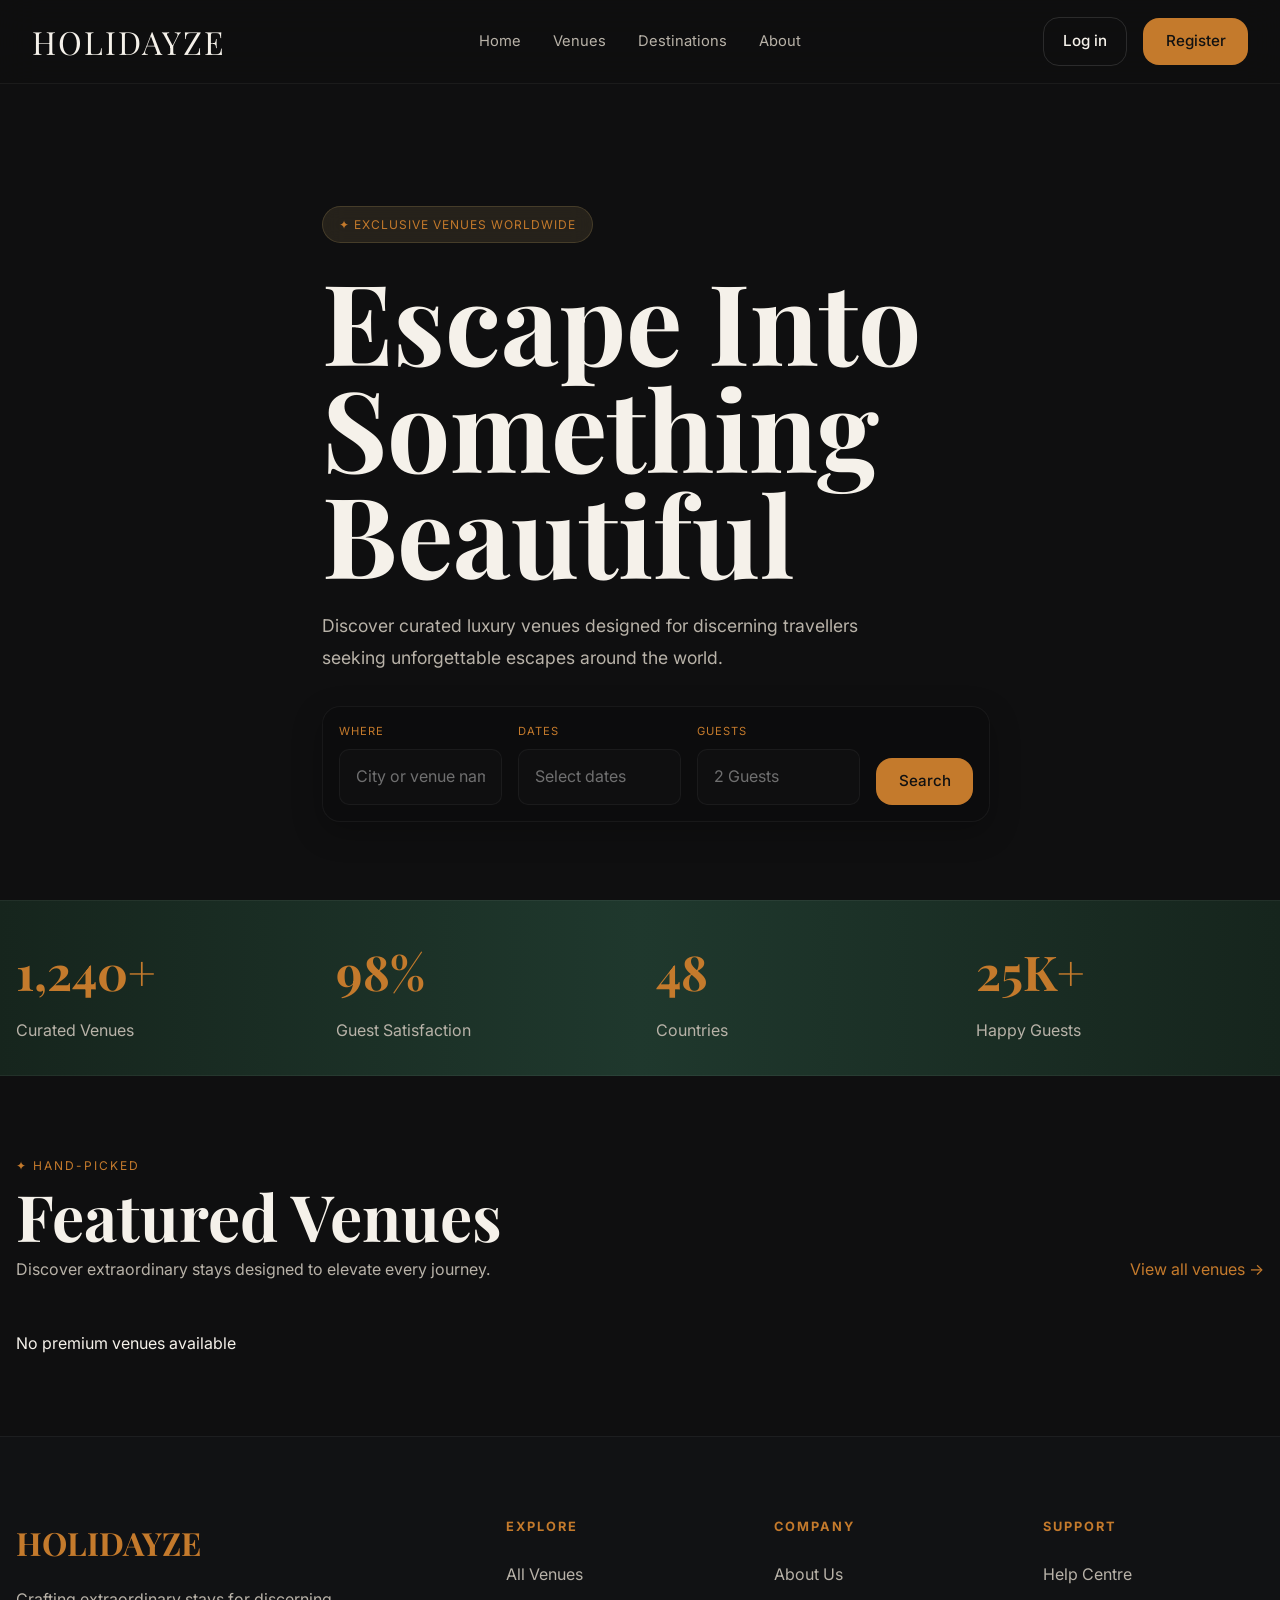
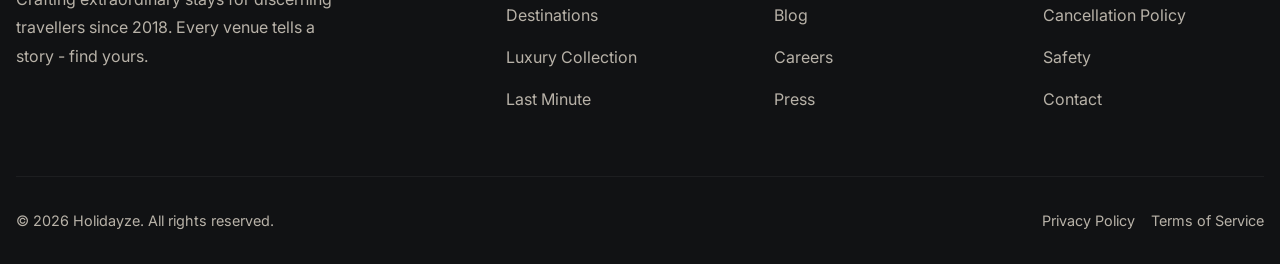
<file: index.html>
<!DOCTYPE html>
<html lang="en">

<head>
    <meta charset="UTF-8" />
    <meta name="viewport" content="width=device-width, initial-scale=1.0" />

    <title>Holidayze | Luxury Venue Booking</title>

    <meta name="description"
        content="Discover cinematic luxury stays and unforgettable destinations with Holidayze." />

    <!-- CSS -->
    <link rel="stylesheet" href="./css/styles.css" />
</head>

<body>

    <!-- HEADER -->
    <header class="site-header">
        <div class="navbar">

            <a href="index.html" class="logo">
                HOLIDAYZE
            </a>

            <nav>
                <ul class="nav-links">
                    <li><a href="index.html">Home</a></li>
                    <li><a href="venues.html">Venues</a></li>
                    <li><a href="#">Destinations</a></li>
                    <li><a href="#">About</a></li>
                </ul>
            </nav>

            <div class="nav-actions">
                <a href="login.html" class="btn btn-outline">Log in</a>
                <a href="register.html" class="btn btn-primary">Register</a>
            </div>

        </div>
    </header>

    <!-- MAIN -->
    <main>

        <!-- HERO -->
        <section class="hero">
            <div class="container hero-content">

                <div class="hero-badge">
                    ✦ Exclusive Venues Worldwide
                </div>

                <h1 class="hero-title">
                    Escape Into <br />
                    Something Beautiful
                </h1>

                <p class="hero-description">
                    Discover curated luxury venues designed for discerning
                    travellers seeking unforgettable escapes around the world.
                </p>

                <form class="hero-search-box">
                    <div class="search-group">
                        <label for="location">Where</label>
                        <input type="text" id="location" placeholder="City or venue name..." />
                    </div>

                    <div class="search-group">
                        <label for="dates">Dates</label>
                        <input type="text" id="dates" placeholder="Select dates" />
                    </div>

                    <div class="search-group">
                        <label for="guests">Guests</label>
                        <input type="text" id="guests" placeholder="2 Guests" />
                    </div>

                    <button type="submit" class="btn btn-primary">
                        Search
                    </button>
                </form>

            </div>
        </section>

        <!-- STATS -->
        <section class="stats-section">
            <div class="container stats-grid">
                <article class="stat-card">
                    <h2>1,240+</h2>
                    <p>Curated Venues</p>
                </article>

                <article class="stat-card">
                    <h2>98%</h2>
                    <p>Guest Satisfaction</p>
                </article>

                <article class="stat-card">
                    <h2>48</h2>
                    <p>Countries</p>
                </article>

                <article class="stat-card">
                    <h2>25K+</h2>
                    <p>Happy Guests</p>
                </article>
            </div>
        </section>

        <!-- FEATURED VENUES -->
        <section class="section featured-section">
            <div class="container">

                <div class="section-heading">
                    <div>
                        <p class="section-kicker">✦ Hand-picked</p>

                        <h2 class="section-title">
                            Featured Venues
                        </h2>

                        <p class="section-subtitle">
                            Discover extraordinary stays designed to
                            elevate every journey.
                        </p>
                    </div>

                    <a href="venues.html" class="view-all-link">
                        View all venues →
                    </a>
                </div>

                <div id="featured-container" class="featured-grid"></div>

            </div>
        </section>

    </main>

    <!-- FOOTER -->
    <footer class="site-footer">
        <div class="container">

            <div class="footer-grid">

                <div class="footer-brand">
                    <h2>HOLIDAYZE</h2>
                    <p>
                        Crafting extraordinary stays for discerning
                        travellers since 2018. Every venue tells a story
                        - find yours.
                    </p>
                </div>

                <div class="footer-column">
                    <h3>Explore</h3>
                    <ul>
                        <li><a href="#">All Venues</a></li>
                        <li><a href="#">Destinations</a></li>
                        <li><a href="#">Luxury Collection</a></li>
                        <li><a href="#">Last Minute</a></li>
                    </ul>
                </div>

                <div class="footer-column">
                    <h3>Company</h3>
                    <ul>
                        <li><a href="#">About Us</a></li>
                        <li><a href="#">Blog</a></li>
                        <li><a href="#">Careers</a></li>
                        <li><a href="#">Press</a></li>
                    </ul>
                </div>

                <div class="footer-column">
                    <h3>Support</h3>
                    <ul>
                        <li><a href="#">Help Centre</a></li>
                        <li><a href="#">Cancellation Policy</a></li>
                        <li><a href="#">Safety</a></li>
                        <li><a href="#">Contact</a></li>
                    </ul>
                </div>

            </div>

            <div class="footer-bottom">
                <p>© 2026 Holidayze. All rights reserved.</p>

                <div class="footer-bottom-links">
                    <a href="#">Privacy Policy</a>
                    <a href="#">Terms of Service</a>
                </div>
            </div>

        </div>
    </footer>

    <!-- CONNECT TO API -->
    <script type="module" src="./js/index.js"></script>

</body>

</html>
</file>
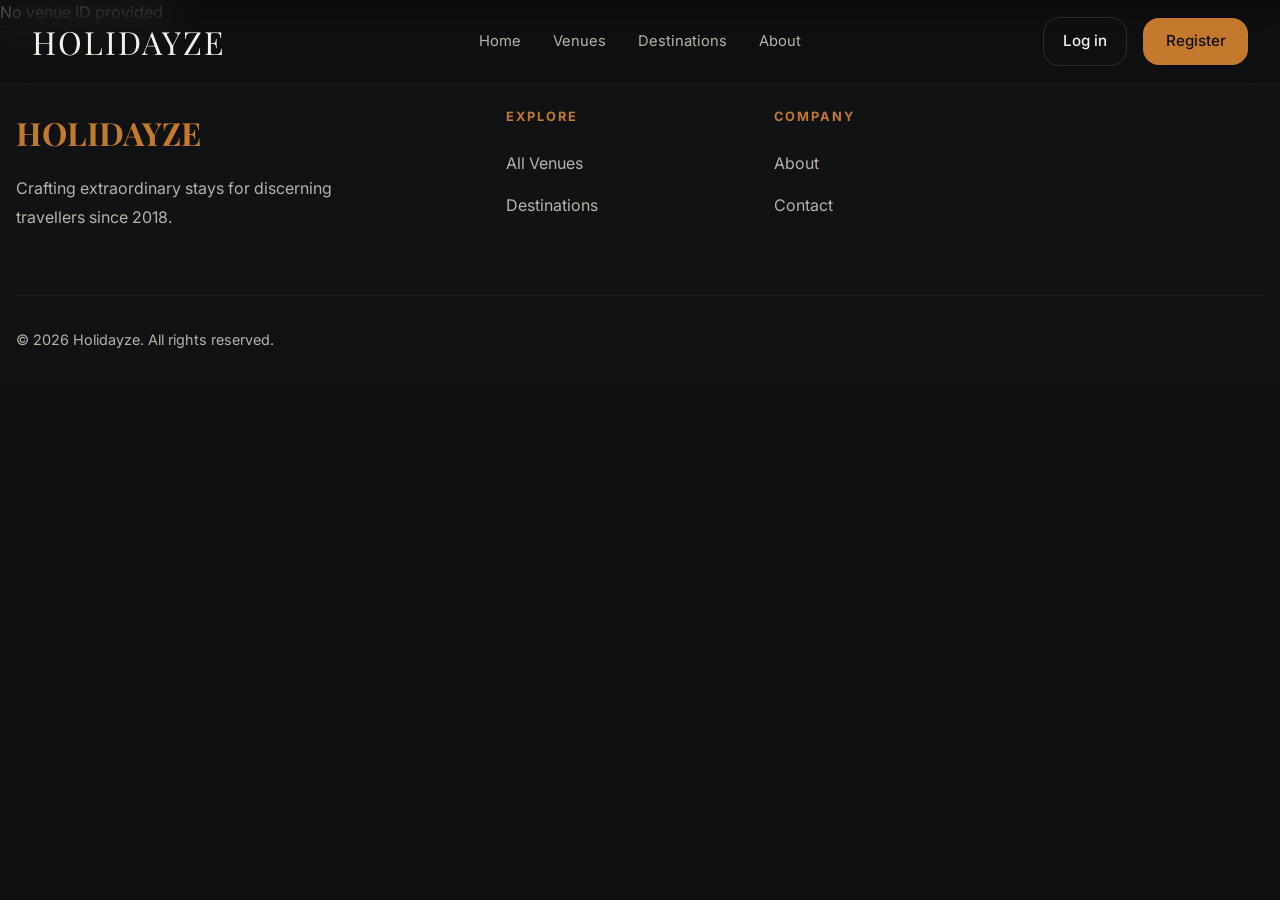
<file: venue.html>
<!DOCTYPE html>
<html lang="en">

<head>
  <meta charset="UTF-8" />
  <meta name="viewport" content="width=device-width, initial-scale=1.0" />

  <title>Venue | Holidaze</title>

  <meta name="description" content="Luxury venue details with Holidaze." />

  <!-- GLOBAL CSS -->
  <link rel="stylesheet" href="./css/styles.css" />

  <!-- VENUE PAGE CSS -->
  <link rel="stylesheet" href="./css/venue.css" />
</head>

<body>

  <!-- HEADER -->
  <header class="site-header">
    <div class="navbar">

      <a href="index.html" class="logo">
        HOLIDAYZE
      </a>

      <nav>
        <ul class="nav-links">
          <li><a href="index.html">Home</a></li>
          <li><a href="venues.html">Venues</a></li>
          <li><a href="#">Destinations</a></li>
          <li><a href="#">About</a></li>
        </ul>
      </nav>

      <div class="nav-actions">
        <a href="login.html" class="btn btn-outline">Log in</a>
        <a href="register.html" class="btn btn-primary">Register</a>
      </div>

    </div>
  </header>

  <!-- MAIN -->
  <main class="venue-page">

    <div id="venue-container"></div>

  </main>

  <!-- FOOTER -->
  <footer class="site-footer">
    <div class="container">

      <div class="footer-grid">

        <div class="footer-brand">
          <h2>HOLIDAYZE</h2>
          <p>
            Crafting extraordinary stays for discerning
            travellers since 2018.
          </p>
        </div>

        <div class="footer-column">
          <h3>Explore</h3>
          <ul>
            <li><a href="#">All Venues</a></li>
            <li><a href="#">Destinations</a></li>
          </ul>
        </div>

        <div class="footer-column">
          <h3>Company</h3>
          <ul>
            <li><a href="#">About</a></li>
            <li><a href="#">Contact</a></li>
          </ul>
        </div>

      </div>

      <div class="footer-bottom">
        <p>© 2026 Holidayze. All rights reserved.</p>
      </div>

    </div>
  </footer>

  <!-- CONNECT JS -->
  <script type="module" src="./js/venue.js"></script>

</body>

</html>
</file>
<file: css/styles.css>
@import url("https://fonts.googleapis.com/css2?family=Playfair+Display:wght@400;500;600;700&family=Inter:wght@300;400;500;600;700&display=swap");

@import url("./variables.css");

@import url("./components/navbar.css");
@import url("./components/cards.css");
@import url("./components/forms.css");
@import url("./components/stats.css");
@import url("./components/footer.css");
@import url("./components/buttons.css");
@import url("./components/booking-card.css");
@import url("./components/amenities.css");
@import url("./components/reviews.css");


/* =========================
   GLOBAL RESET
========================= */

* {
  margin: 0;
  padding: 0;
  box-sizing: border-box;
}

html {
  scroll-behavior: smooth;
}

body {
  background: var(--color-background);

  color: var(--color-text);

  font-family: var(--font-body);

  min-height: 100vh;

  line-height: 1.6;

  overflow-x: hidden;
}

img {
  width: 100%;

  display: block;
}

ul {
  list-style: none;
}

button,
input {
  font: inherit;
}

a {
  color: inherit;
}

/* =========================
   LAYOUT
========================= */

.container {
  width: min(100% - 2rem, var(--container-width));

  margin-inline: auto;
}

.section {
  padding: 5rem 0;
}

.section-heading {
  display: flex;
  justify-content: space-between;
  align-items: flex-end;

  gap: 2rem;

  margin-bottom: 3rem;
}

.section-kicker {
  color: var(--color-gold);

  text-transform: uppercase;

  letter-spacing: 2px;

  margin-bottom: 0.5rem;

  font-size: 0.75rem;
}

.section-title {
  font-family: var(--font-heading);

  font-size: clamp(2.5rem, 5vw, 4rem);

  line-height: 1;

  margin-bottom: 0.5rem;
}

.section-subtitle {
  color: var(--color-text-muted);

  max-width: 650px;

  line-height: 1.7;
}

.view-all-link {
  color: var(--color-gold);

  text-decoration: none;

  transition: opacity var(--transition-fast);
}

.view-all-link:hover {
  opacity: 0.75;
}

/* =========================
   HERO
========================= */

.hero {
  position: relative;

  min-height: 100vh;

  display: flex;
  align-items: center;

  overflow: hidden;
}

.hero::before {
  content: "";

  position: absolute;

  inset: 0;

  background:
    linear-gradient(
      to right,
      rgba(15, 15, 16, 0.72),
      rgba(15, 15, 16, 0.30)
    ),
    url("https://i.postimg.cc/bJdDFVnz/Chat-GPT-Image-May-11-2026-06-17-36-PM1.webp");

  background-position: center;

  background-size: cover;

  background-repeat: no-repeat;

  transform: scale(1.00);

  z-index: -2;
}

.hero::after {
  content: "";

  position: absolute;

  inset: 0;

  background:
    linear-gradient(
      to top,
      var(--color-background),
      transparent 20%
    );

  z-index: -1;
}


.hero-content {
  position: relative;

  z-index: 2;

  max-width: 700px;

  padding-top: 8rem;

  padding-left: 2rem;
}

.hero-badge {
  display: inline-flex;
  align-items: center;
  gap: 0.5rem;

  background: rgba(200, 169, 107, 0.12);

  border: 1px solid rgba(200, 169, 107, 0.2);

  color: var(--color-gold);

  padding: 0.5rem 1rem;

  border-radius: var(--radius-full);

  margin-bottom: 1.5rem;

  font-size: 0.75rem;

  text-transform: uppercase;

  letter-spacing: 1px;

  backdrop-filter: blur(10px);
}

.hero-title {
  font-family: var(--font-heading);

  font-size: clamp(4rem, 10vw, 7rem);

  line-height: 0.95;

  margin-bottom: 1.5rem;
}

.hero-description {
  color: var(--color-text-muted);

  font-size: 1.1rem;

  max-width: 600px;

  line-height: 1.8;

  margin-bottom: 2rem;
}

/* =========================
   FEATURED SECTION
========================= */

.featured-section {
  position: relative;

  z-index: 2;
}

.featured-grid {
  display: grid;

  grid-template-columns:
    repeat(auto-fit, minmax(320px, 1fr));

  gap: 2rem;
}

/* =========================
   RESPONSIVE
========================= */

@media (max-width: 992px) {
  .section-heading {
    flex-direction: column;
    align-items: flex-start;
  }

  .hero-background-text {
    font-size: 10rem;
  }
}

@media (max-width: 768px) {
  .hero {
    min-height: 90vh;
  }

  .hero-background-text {
    top: 6rem;

    left: 1rem;

    font-size: 5rem;
  }

  .hero-content {
    padding-top: 7rem;
  }

  .hero-title {
    font-size: 4rem;
  }

  .hero-description {
    font-size: 1rem;
  }

  .section {
    padding: 4rem 0;
  }

  .featured-grid {
    grid-template-columns: 1fr;
  }
}
</file>
<file: css/venue.css>
/* =========================
   VENUE PAGE
========================= */

.venue-page {
  background: #0b0b0d;
}

/* =========================
   HERO
========================= */

.venue-hero {
  position: relative;
  height: 75vh;
  overflow: hidden;
}

.venue-hero img {
  width: 100%;
  height: 100%;
  object-fit: cover;
  transform: scale(1.05); /* subtle zoom = cinematic */
}

.venue-hero-overlay {
  position: absolute;
  inset: 0;
  background:
    linear-gradient(
      to top,
      rgba(11, 11, 13, 1),
      rgba(11, 11, 13, 0.3)
    );
  z-index: 1;
}

.venue-hero-content {
  position: absolute;
  left: 5rem;
  bottom: 5rem;
  z-index: 2;
  max-width: 600px;
}

.venue-rating {
  color: var(--color-gold);
  margin-bottom: 1rem;
  letter-spacing: 2px;
  font-size: 1.1rem;
}

.venue-rating span {
  margin-left: 0.5rem;
}

.venue-hero-content h1 {
  font-family: var(--font-heading);
  font-size: clamp(3rem, 6vw, 5rem);
  margin-bottom: 1rem;
}

.venue-hero-content p {
  color: var(--color-text-muted);
  font-size: 1.1rem;
}

/* =========================
   MAIN LAYOUT
========================= */

.venue-layout {
  width: min(1400px, 92%);
  margin: 0 auto;

  display: grid;
  grid-template-columns: 1.5fr 420px;
  gap: 4rem;

  padding: 5rem 0;
}

/* =========================
   LEFT CONTENT
========================= */

.venue-info {
  display: flex;
  flex-direction: column;
  gap: 3rem;
}

/* ✨ NEW: card-style sections */
.venue-card-block {
  background: rgba(255, 255, 255, 0.03);
  border: 1px solid rgba(255, 255, 255, 0.05);

  padding: 2rem;
  border-radius: 16px;

  backdrop-filter: blur(10px);

  transition: transform 0.3s ease, border 0.3s ease;
}

.venue-card-block:hover {
  transform: translateY(-4px);
  border: 1px solid rgba(255, 255, 255, 0.1);
}

.venue-section h2 {
  font-family: var(--font-heading);
  font-size: 2.2rem;
  margin-bottom: 1.5rem;
}

.venue-section p {
  color: var(--color-text-muted);
  line-height: 1.9;
  max-width: 800px;
}

/* =========================
   BOOKING CARD (🔥 BIG UPGRADE)
========================= */

.booking-card {
  background: rgba(255, 255, 255, 0.04);
  border: 1px solid rgba(255, 255, 255, 0.08);

  padding: 2rem;
  border-radius: 20px;

  backdrop-filter: blur(12px);

  position: sticky;
  top: 120px;

  height: fit-content;

  box-shadow: 0 10px 40px rgba(0, 0, 0, 0.4);
}

.booking-card h3 {
  font-family: var(--font-heading);
  font-size: 1.6rem;
  margin-bottom: 1rem;
}

.booking-price {
  font-size: 2rem;
  font-weight: 600;
  margin: 1.5rem 0;
}

.booking-price span {
  font-size: 1rem;
  color: var(--color-text-muted);
}

.booking-btn {
  width: 100%;
  margin-top: 1.5rem;
}

.booking-note {
  text-align: center;
  font-size: 0.85rem;
  color: var(--color-text-muted);
  margin-top: 1rem;
}

/* =========================
   RESPONSIVE
========================= */

@media (max-width: 1100px) {

  .venue-layout {
    grid-template-columns: 1fr;
  }

  .booking-card {
    position: relative;
    top: 0;
  }
}

@media (max-width: 768px) {

  .venue-hero {
    height: 60vh;
  }

  .venue-hero-content {
    left: 2rem;
    bottom: 3rem;
  }

  .venue-section h2 {
    font-size: 2rem;
  }

  .venue-layout {
    padding: 3rem 0;
  }
}
</file>
